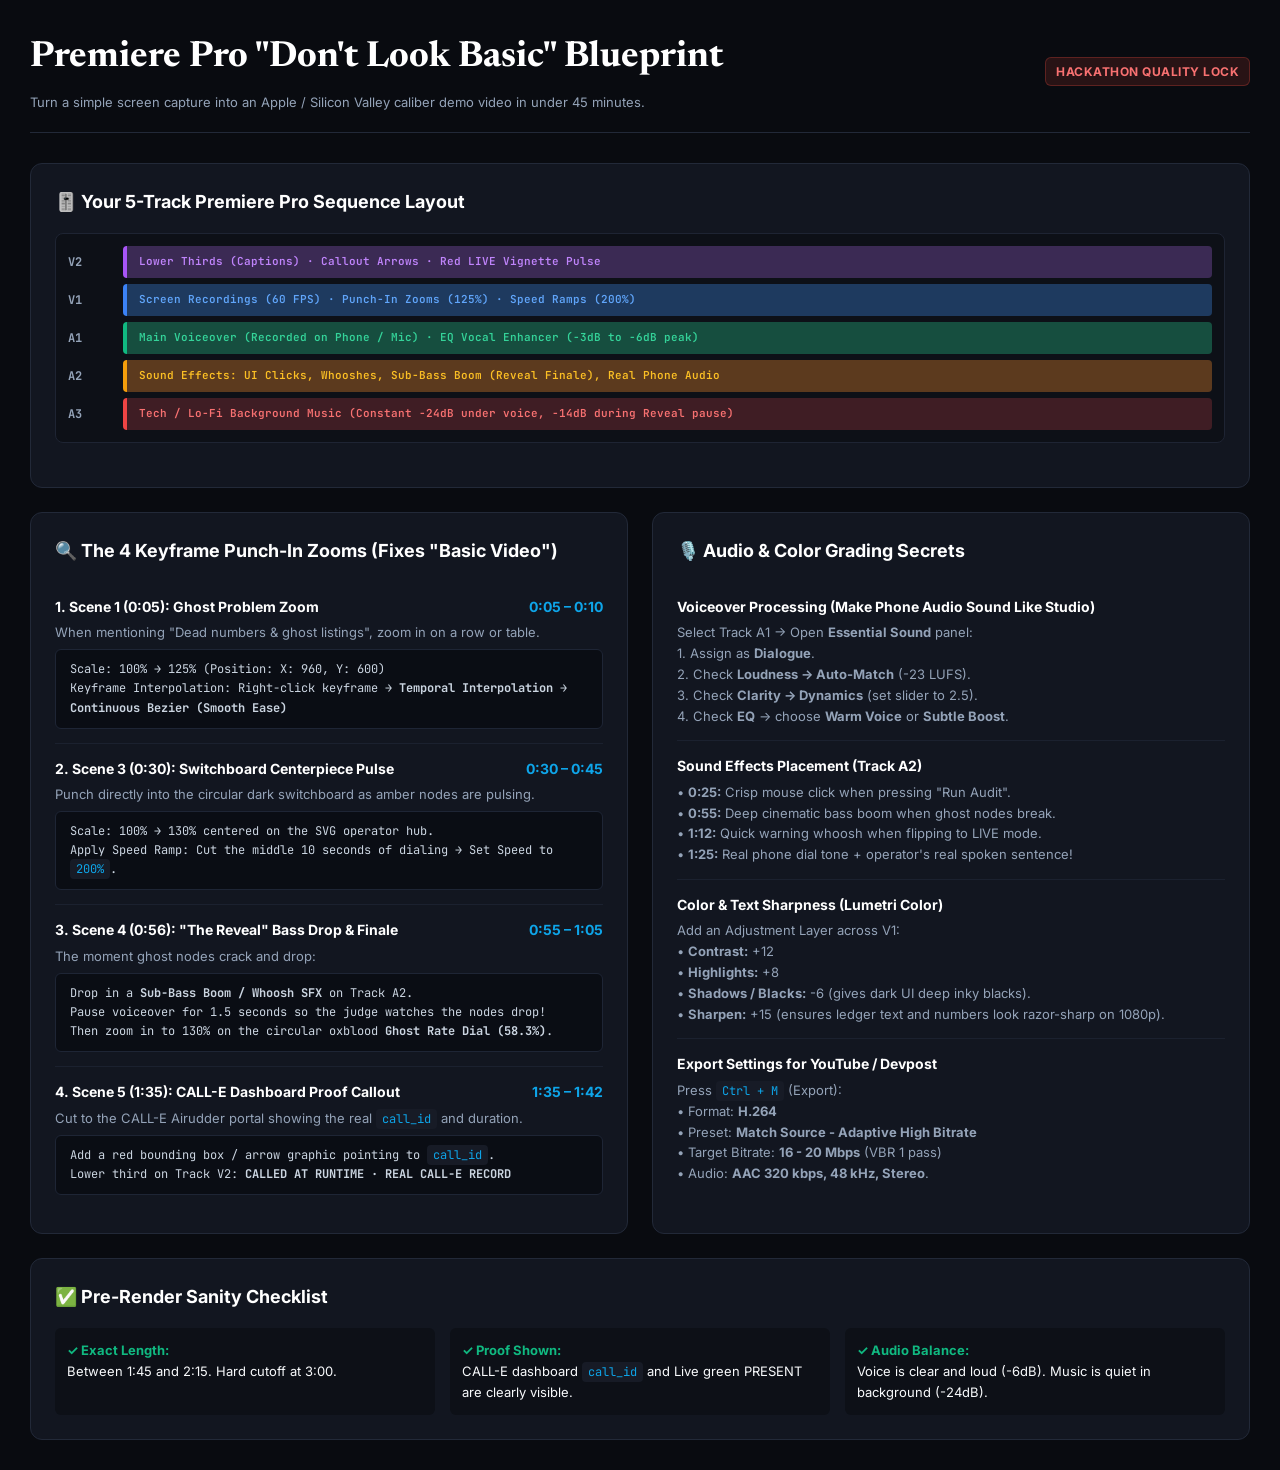
<file: PREMIERE_EDITING_GUIDE.html>
<!DOCTYPE html>
<html lang="en">
<head>
  <meta charset="UTF-8">
  <meta name="viewport" content="width=device-width, initial-scale=1.0">
  <title>Muster — Premiere Pro "Don't Look Basic" Masterclass</title>
  <link rel="preconnect" href="https://fonts.googleapis.com">
  <link rel="preconnect" href="https://fonts.gstatic.com" crossorigin>
  <link href="https://fonts.googleapis.com/css2?family=Inter:wght@300;400;500;600;700;800&family=JetBrains+Mono:wght@400;500;600&family=Newsreader:ital,opsz,wght@0,6..72,600;1,6..72,400&display=swap" rel="stylesheet">
  <style>
    :root {
      --bg: #090b10;
      --card-bg: #121620;
      --card-border: #222938;
      --accent: #d9483b;
      --emerald: #10b981;
      --cyan: #0ea5e9;
      --purple: #8b5cf6;
      --amber: #f59e0b;
      --text: #f8fafc;
      --text-muted: #94a3b8;
    }

    * { box-sizing: border-box; margin: 0; padding: 0; }
    body {
      background: var(--bg);
      color: var(--text);
      font-family: 'Inter', sans-serif;
      padding: 30px;
      line-height: 1.6;
    }

    .container { max-width: 1300px; margin: 0 auto; }
    
    header {
      border-bottom: 1px solid var(--card-border);
      padding-bottom: 20px;
      margin-bottom: 30px;
      display: flex;
      justify-content: space-between;
      align-items: center;
    }

    h1 {
      font-family: 'Newsreader', serif;
      font-size: 36px;
      color: #fff;
    }

    .tag {
      background: rgba(217, 72, 59, 0.15);
      color: #f87171;
      border: 1px solid rgba(217, 72, 59, 0.3);
      padding: 4px 10px;
      border-radius: 6px;
      font-size: 12px;
      font-weight: 700;
      text-transform: uppercase;
      letter-spacing: 0.5px;
    }

    .grid { display: grid; grid-template-columns: 1fr 1fr; gap: 24px; margin-bottom: 24px; }

    .card {
      background: var(--card-bg);
      border: 1px solid var(--card-border);
      border-radius: 12px;
      padding: 24px;
    }

    h2 {
      font-size: 18px;
      color: #fff;
      margin-bottom: 16px;
      display: flex;
      align-items: center;
      gap: 10px;
    }

    /* Timeline visual */
    .timeline-strip {
      display: flex;
      flex-direction: column;
      gap: 6px;
      background: #0d1017;
      border: 1px solid #1e2433;
      border-radius: 8px;
      padding: 12px;
      margin-bottom: 20px;
    }
    .track {
      display: flex;
      align-items: center;
      gap: 10px;
      font-family: 'JetBrains Mono', monospace;
      font-size: 12px;
    }
    .track-label {
      width: 45px;
      color: var(--text-muted);
      font-weight: 700;
    }
    .track-block {
      flex: 1;
      height: 32px;
      border-radius: 4px;
      display: flex;
      align-items: center;
      padding: 0 12px;
      font-weight: 600;
      font-size: 11px;
    }
    .track-v2 { background: #3b2a54; color: #c084fc; border-left: 4px solid #a855f7; }
    .track-v1 { background: #1e3a5f; color: #60a5fa; border-left: 4px solid #3b82f6; }
    .track-a1 { background: #164e3f; color: #34d399; border-left: 4px solid #10b981; }
    .track-a2 { background: #5c3a1e; color: #fbbf24; border-left: 4px solid #f59e0b; }
    .track-a3 { background: #3f1d24; color: #f87171; border-left: 4px solid #ef4444; }

    .step-item {
      padding: 14px 0;
      border-bottom: 1px solid #1b212f;
    }
    .step-item:last-child { border-bottom: none; }
    .step-title {
      font-size: 14px;
      font-weight: 700;
      color: #fff;
      display: flex;
      justify-content: space-between;
      margin-bottom: 4px;
    }
    .step-desc {
      font-size: 13px;
      color: var(--text-muted);
    }

    code {
      font-family: 'JetBrains Mono', monospace;
      background: #171b26;
      color: var(--cyan);
      padding: 2px 6px;
      border-radius: 4px;
      font-size: 12px;
    }

    .keyframe-box {
      background: #0a0d14;
      border: 1px solid #1e2535;
      padding: 10px 14px;
      border-radius: 6px;
      margin-top: 6px;
      font-family: 'JetBrains Mono', monospace;
      font-size: 12px;
      color: #cbd5e1;
    }
  </style>
</head>
<body>

<div class="container">
  <header>
    <div>
      <h1>Premiere Pro "Don't Look Basic" Blueprint</h1>
      <div style="color: var(--text-muted); font-size: 13px; margin-top: 4px;">
        Turn a simple screen capture into an Apple / Silicon Valley caliber demo video in under 45 minutes.
      </div>
    </div>
    <div class="tag">Hackathon Quality Lock</div>
  </header>

  <!-- Visual Timeline Layout -->
  <div class="card" style="margin-bottom: 24px;">
    <h2>🎚️ Your 5-Track Premiere Pro Sequence Layout</h2>
    <div class="timeline-strip">
      <div class="track">
        <span class="track-label">V2</span>
        <div class="track-block track-v2">Lower Thirds (Captions) · Callout Arrows · Red LIVE Vignette Pulse</div>
      </div>
      <div class="track">
        <span class="track-label">V1</span>
        <div class="track-block track-v1">Screen Recordings (60 FPS) · Punch-In Zooms (125%) · Speed Ramps (200%)</div>
      </div>
      <div class="track">
        <span class="track-label">A1</span>
        <div class="track-block track-a1">Main Voiceover (Recorded on Phone / Mic) · EQ Vocal Enhancer (-3dB to -6dB peak)</div>
      </div>
      <div class="track">
        <span class="track-label">A2</span>
        <div class="track-block track-a2">Sound Effects: UI Clicks, Whooshes, Sub-Bass Boom (Reveal Finale), Real Phone Audio</div>
      </div>
      <div class="track">
        <span class="track-label">A3</span>
        <div class="track-block track-a3">Tech / Lo-Fi Background Music (Constant -24dB under voice, -14dB during Reveal pause)</div>
      </div>
    </div>
  </div>

  <div class="grid">
    
    <!-- Column 1: Pacing & Zooms -->
    <div class="card">
      <h2>🔍 The 4 Keyframe Punch-In Zooms (Fixes "Basic Video")</h2>
      
      <div class="step-item">
        <div class="step-title">
          <span>1. Scene 1 (0:05): Ghost Problem Zoom</span>
          <span style="color: var(--cyan);">0:05 – 0:10</span>
        </div>
        <div class="step-desc">
          When mentioning "Dead numbers & ghost listings", zoom in on a row or table.
          <div class="keyframe-box">
            Scale: 100% → 125% (Position: X: 960, Y: 600)<br>
            Keyframe Interpolation: Right-click keyframe → <strong>Temporal Interpolation → Continuous Bezier (Smooth Ease)</strong>
          </div>
        </div>
      </div>

      <div class="step-item">
        <div class="step-title">
          <span>2. Scene 3 (0:30): Switchboard Centerpiece Pulse</span>
          <span style="color: var(--cyan);">0:30 – 0:45</span>
        </div>
        <div class="step-desc">
          Punch directly into the circular dark switchboard as amber nodes are pulsing.
          <div class="keyframe-box">
            Scale: 100% → 130% centered on the SVG operator hub.<br>
            Apply Speed Ramp: Cut the middle 10 seconds of dialing → Set Speed to <code>200%</code>.
          </div>
        </div>
      </div>

      <div class="step-item">
        <div class="step-title">
          <span>3. Scene 4 (0:56): "The Reveal" Bass Drop & Finale</span>
          <span style="color: var(--cyan);">0:55 – 1:05</span>
        </div>
        <div class="step-desc">
          The moment ghost nodes crack and drop:
          <div class="keyframe-box">
            Drop in a <strong>Sub-Bass Boom / Whoosh SFX</strong> on Track A2.<br>
            Pause voiceover for 1.5 seconds so the judge watches the nodes drop!<br>
            Then zoom in to 130% on the circular oxblood <strong>Ghost Rate Dial (58.3%)</strong>.
          </div>
        </div>
      </div>

      <div class="step-item">
        <div class="step-title">
          <span>4. Scene 5 (1:35): CALL-E Dashboard Proof Callout</span>
          <span style="color: var(--cyan);">1:35 – 1:42</span>
        </div>
        <div class="step-desc">
          Cut to the CALL-E Airudder portal showing the real <code>call_id</code> and duration.
          <div class="keyframe-box">
            Add a red bounding box / arrow graphic pointing to <code>call_id</code>.<br>
            Lower third on Track V2: <strong>CALLED AT RUNTIME · REAL CALL-E RECORD</strong>
          </div>
        </div>
      </div>

    </div>

    <!-- Column 2: Audio & Polish -->
    <div class="card">
      <h2>🎙️ Audio & Color Grading Secrets</h2>
      
      <div class="step-item">
        <div class="step-title">
          <span>Voiceover Processing (Make Phone Audio Sound Like Studio)</span>
        </div>
        <div class="step-desc">
          Select Track A1 → Open <strong>Essential Sound</strong> panel:<br>
          1. Assign as <strong>Dialogue</strong>.<br>
          2. Check <strong>Loudness → Auto-Match</strong> (-23 LUFS).<br>
          3. Check <strong>Clarity → Dynamics</strong> (set slider to 2.5).<br>
          4. Check <strong>EQ</strong> → choose <strong>Warm Voice</strong> or <strong>Subtle Boost</strong>.
        </div>
      </div>

      <div class="step-item">
        <div class="step-title">
          <span>Sound Effects Placement (Track A2)</span>
        </div>
        <div class="step-desc">
          • <strong>0:25:</strong> Crisp mouse click when pressing "Run Audit".<br>
          • <strong>0:55:</strong> Deep cinematic bass boom when ghost nodes break.<br>
          • <strong>1:12:</strong> Quick warning whoosh when flipping to LIVE mode.<br>
          • <strong>1:25:</strong> Real phone dial tone + operator's real spoken sentence!
        </div>
      </div>

      <div class="step-item">
        <div class="step-title">
          <span>Color & Text Sharpness (Lumetri Color)</span>
        </div>
        <div class="step-desc">
          Add an Adjustment Layer across V1:<br>
          • <strong>Contrast:</strong> +12<br>
          • <strong>Highlights:</strong> +8<br>
          • <strong>Shadows / Blacks:</strong> -6 (gives dark UI deep inky blacks).<br>
          • <strong>Sharpen:</strong> +15 (ensures ledger text and numbers look razor-sharp on 1080p).
        </div>
      </div>

      <div class="step-item">
        <div class="step-title">
          <span>Export Settings for YouTube / Devpost</span>
        </div>
        <div class="step-desc">
          Press <code>Ctrl + M</code> (Export):<br>
          • Format: <strong>H.264</strong><br>
          • Preset: <strong>Match Source - Adaptive High Bitrate</strong><br>
          • Target Bitrate: <strong>16 - 20 Mbps</strong> (VBR 1 pass)<br>
          • Audio: <strong>AAC 320 kbps, 48 kHz, Stereo</strong>.
        </div>
      </div>

    </div>

  </div>

  <!-- Final Sanity Checklist -->
  <div class="card">
    <h2>✅ Pre-Render Sanity Checklist</h2>
    <div style="display: grid; grid-template-columns: 1fr 1fr 1fr; gap: 15px; font-size: 13px;">
      <div style="background: #0d1017; padding: 12px; border-radius: 6px;">
        <strong style="color: var(--emerald);">✓ Exact Length:</strong><br>
        Between 1:45 and 2:15. Hard cutoff at 3:00.
      </div>
      <div style="background: #0d1017; padding: 12px; border-radius: 6px;">
        <strong style="color: var(--emerald);">✓ Proof Shown:</strong><br>
        CALL-E dashboard <code>call_id</code> and Live green PRESENT are clearly visible.
      </div>
      <div style="background: #0d1017; padding: 12px; border-radius: 6px;">
        <strong style="color: var(--emerald);">✓ Audio Balance:</strong><br>
        Voice is clear and loud (-6dB). Music is quiet in background (-24dB).
      </div>
    </div>
  </div>

</div>

</body>
</html>
</file>
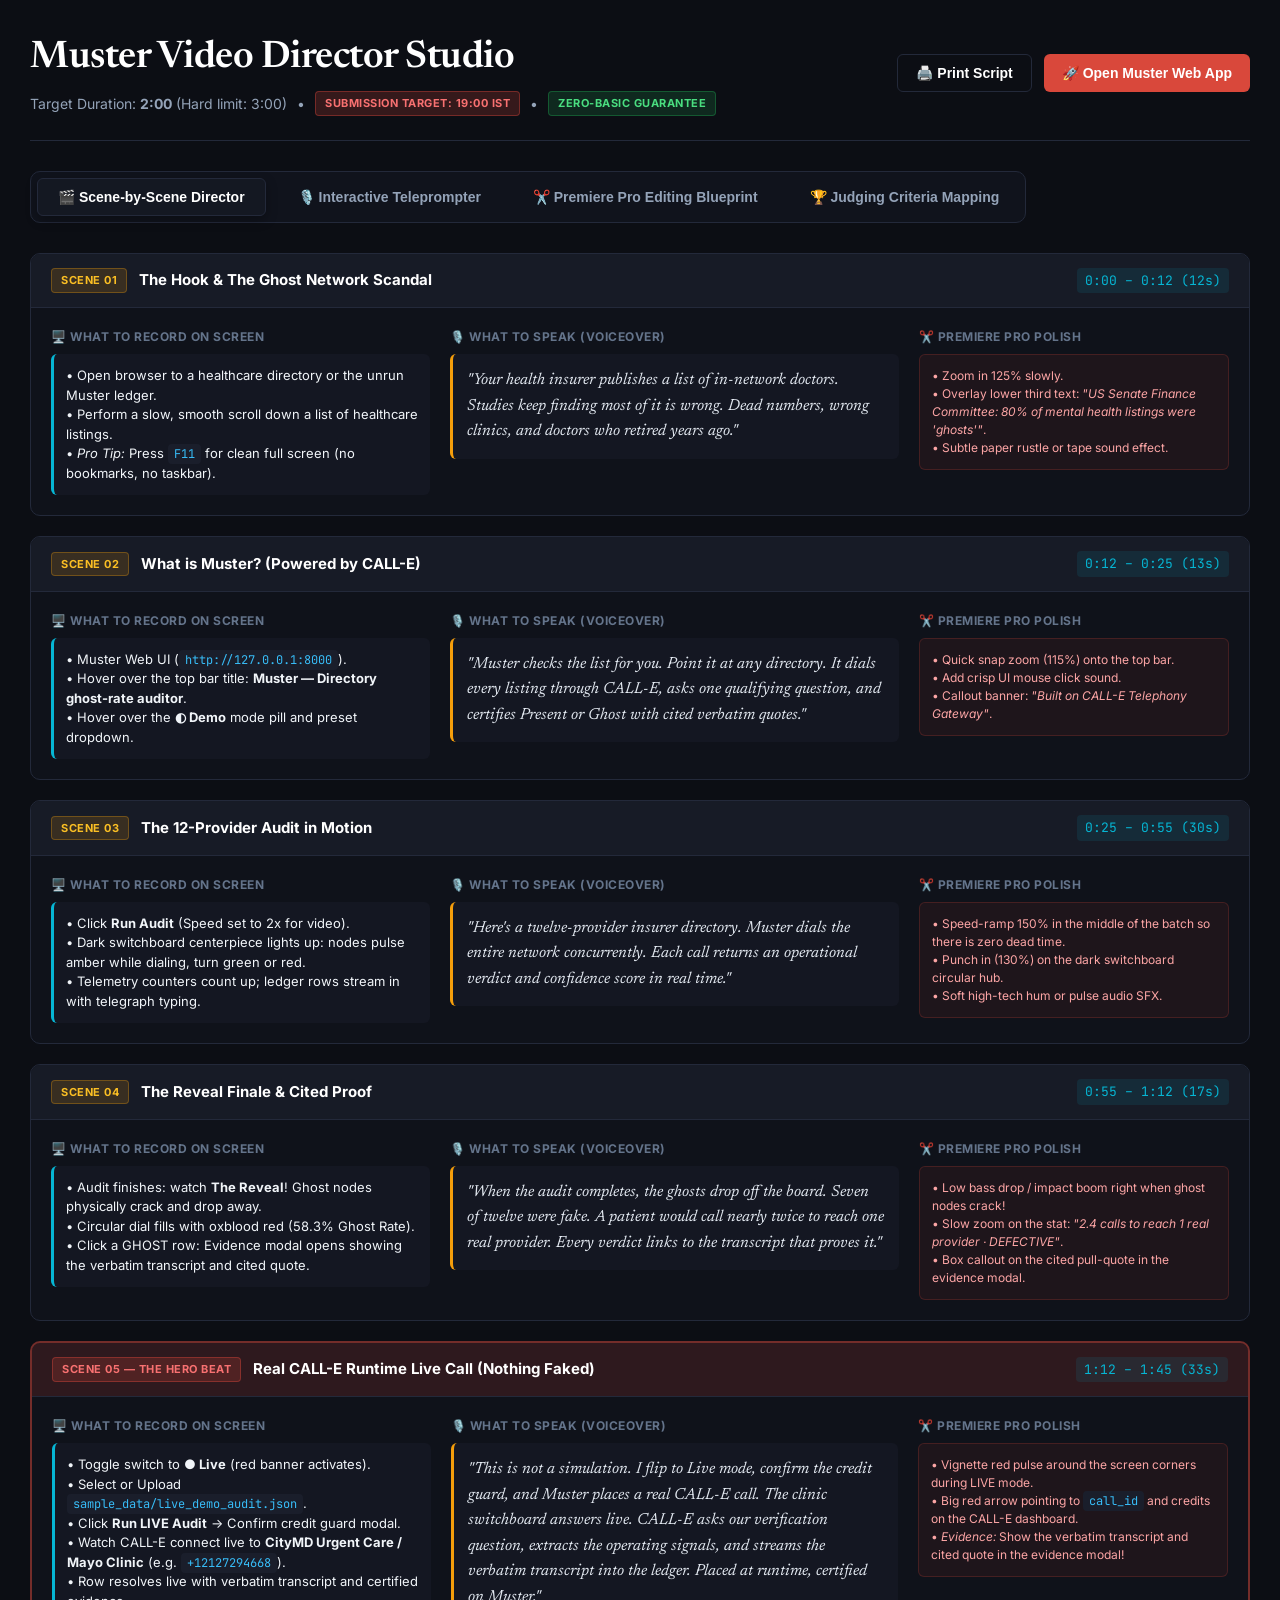
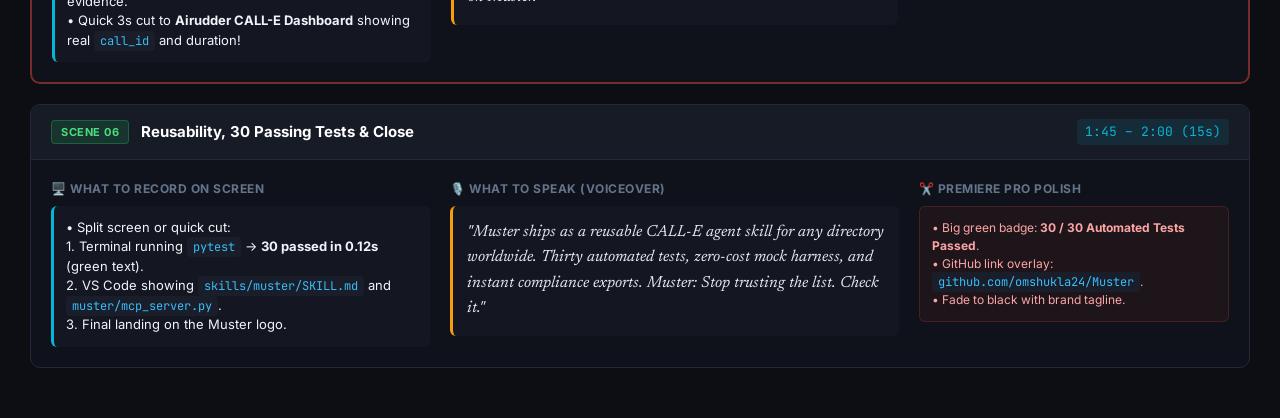
<file: RECORDING_STUDIO.html>
<!DOCTYPE html>
<html lang="en">
<head>
  <meta charset="UTF-8">
  <meta name="viewport" content="width=device-width, initial-scale=1.0">
  <title>Muster — Video Production Director & Teleprompter</title>
  <link rel="preconnect" href="https://fonts.googleapis.com">
  <link rel="preconnect" href="https://fonts.gstatic.com" crossorigin>
  <link href="https://fonts.googleapis.com/css2?family=Inter:wght@300;400;500;600;700;800&family=JetBrains+Mono:wght@400;500;600&family=Newsreader:ital,opsz,wght@0,6..72,400;0,6..72,600;1,6..72,400&display=swap" rel="stylesheet">
  <style>
    :root {
      --bg-dark: #0c0e14;
      --card-bg: #141822;
      --card-border: #23293a;
      --accent: #d9483b;
      --accent-glow: rgba(217, 72, 59, 0.25);
      --emerald: #22c55e;
      --amber: #f59e0b;
      --cyan: #06b6d4;
      --text-main: #f1f5f9;
      --text-muted: #94a3b8;
      --text-dim: #64748b;
    }

    * { box-sizing: border-box; margin: 0; padding: 0; }

    body {
      background: var(--bg-dark);
      color: var(--text-main);
      font-family: 'Inter', -apple-system, sans-serif;
      line-height: 1.5;
      padding: 30px;
    }

    .container {
      max-width: 1440px;
      margin: 0 auto;
    }

    header {
      display: flex;
      justify-content: space-between;
      align-items: center;
      padding-bottom: 24px;
      border-bottom: 1px solid var(--card-border);
      margin-bottom: 30px;
    }

    .brand-title {
      font-family: 'Newsreader', serif;
      font-size: 38px;
      font-weight: 600;
      letter-spacing: -0.5px;
      color: #fff;
    }

    .brand-subtitle {
      font-size: 14px;
      color: var(--text-muted);
      font-family: 'Inter', sans-serif;
      margin-top: 4px;
      display: flex;
      align-items: center;
      gap: 10px;
    }

    .badge {
      display: inline-block;
      padding: 3px 9px;
      border-radius: 4px;
      font-size: 11px;
      font-weight: 700;
      text-transform: uppercase;
      letter-spacing: 0.5px;
    }
    .badge-red { background: rgba(217,72,59,0.2); color: #f87171; border: 1px solid rgba(217,72,59,0.4); }
    .badge-green { background: rgba(34,197,94,0.15); color: #4ade80; border: 1px solid rgba(34,197,94,0.3); }
    .badge-amber { background: rgba(245,158,11,0.15); color: #fbbf24; border: 1px solid rgba(245,158,11,0.3); }

    .nav-tabs {
      display: flex;
      gap: 12px;
      margin-bottom: 30px;
      background: #10131c;
      padding: 6px;
      border-radius: 10px;
      border: 1px solid var(--card-border);
      width: fit-content;
    }

    .tab-btn {
      background: transparent;
      border: none;
      color: var(--text-muted);
      font-size: 14px;
      font-weight: 600;
      padding: 10px 20px;
      border-radius: 6px;
      cursor: pointer;
      transition: all 0.2s ease;
    }

    .tab-btn:hover {
      color: #fff;
      background: rgba(255,255,255,0.05);
    }

    .tab-btn.active {
      background: var(--card-bg);
      color: #fff;
      box-shadow: 0 4px 12px rgba(0,0,0,0.3);
      border: 1px solid var(--card-border);
    }

    .tab-content {
      display: none;
    }
    .tab-content.active {
      display: block;
      animation: fadeIn 0.25s ease;
    }

    @keyframes fadeIn {
      from { opacity: 0; transform: translateY(6px); }
      to { opacity: 1; transform: translateY(0); }
    }

    /* Cards & Layout */
    .grid-2 {
      display: grid;
      grid-template-columns: 1fr 1fr;
      gap: 24px;
    }

    .card {
      background: var(--card-bg);
      border: 1px solid var(--card-border);
      border-radius: 12px;
      padding: 24px;
      margin-bottom: 24px;
    }

    .card-title {
      font-size: 18px;
      font-weight: 700;
      color: #fff;
      margin-bottom: 16px;
      display: flex;
      align-items: center;
      justify-content: space-between;
    }

    /* Scene Table */
    .scene-box {
      border: 1px solid var(--card-border);
      border-radius: 10px;
      background: #0f121a;
      margin-bottom: 20px;
      overflow: hidden;
      transition: border-color 0.2s;
    }
    .scene-box:hover {
      border-color: #3b4460;
    }

    .scene-header {
      background: #171b26;
      padding: 14px 20px;
      display: flex;
      justify-content: space-between;
      align-items: center;
      border-bottom: 1px solid var(--card-border);
    }

    .scene-name {
      font-size: 15px;
      font-weight: 700;
      color: #fff;
      display: flex;
      align-items: center;
      gap: 12px;
    }

    .scene-time {
      font-family: 'JetBrains Mono', monospace;
      font-size: 13px;
      color: var(--cyan);
      background: rgba(6, 182, 212, 0.1);
      padding: 3px 8px;
      border-radius: 4px;
    }

    .scene-body {
      padding: 20px;
      display: grid;
      grid-template-columns: 1.1fr 1.3fr 0.9fr;
      gap: 20px;
    }

    .col-title {
      font-size: 12px;
      font-weight: 700;
      text-transform: uppercase;
      letter-spacing: 0.5px;
      color: var(--text-dim);
      margin-bottom: 8px;
    }

    .screen-action {
      font-size: 13px;
      color: var(--text-main);
      background: #141722;
      padding: 12px;
      border-radius: 6px;
      border-left: 3px solid var(--cyan);
    }

    .voiceover-box {
      font-family: 'Newsreader', serif;
      font-size: 16px;
      font-style: italic;
      color: #e2e8f0;
      line-height: 1.6;
      background: #141722;
      padding: 14px;
      border-radius: 6px;
      border-left: 3px solid var(--amber);
      position: relative;
    }

    .premiere-tip {
      font-size: 12px;
      color: #fca5a5;
      background: rgba(217, 72, 59, 0.08);
      border: 1px solid rgba(217, 72, 59, 0.2);
      padding: 12px;
      border-radius: 6px;
    }

    /* Teleprompter */
    .teleprompter-controls {
      display: flex;
      gap: 15px;
      align-items: center;
      background: #171b26;
      padding: 16px;
      border-radius: 8px;
      margin-bottom: 24px;
      border: 1px solid var(--card-border);
    }

    .timer-display {
      font-family: 'JetBrains Mono', monospace;
      font-size: 36px;
      font-weight: 700;
      color: var(--emerald);
      min-width: 140px;
    }

    .btn {
      background: #2563eb;
      color: #fff;
      border: none;
      padding: 10px 18px;
      border-radius: 6px;
      font-size: 14px;
      font-weight: 600;
      cursor: pointer;
      display: inline-flex;
      align-items: center;
      gap: 8px;
    }
    .btn:hover { background: #1d4ed8; }
    .btn-red { background: #d9483b; }
    .btn-red:hover { background: #b91c1c; }
    .btn-outline { background: transparent; border: 1px solid var(--card-border); color: #fff; }
    .btn-outline:hover { background: #1e2433; }

    .teleprompter-stage {
      background: #080a0f;
      border: 2px solid #202738;
      border-radius: 12px;
      padding: 40px;
      height: 480px;
      overflow-y: auto;
      scroll-behavior: smooth;
      position: relative;
    }

    .teleprompter-text {
      font-family: 'Inter', sans-serif;
      font-size: 26px;
      line-height: 1.8;
      color: #94a3b8;
      transition: color 0.2s;
    }

    .teleprompter-text p {
      margin-bottom: 32px;
      padding: 12px 18px;
      border-radius: 8px;
    }

    .teleprompter-text p.current-beat {
      color: #ffffff;
      background: rgba(37, 99, 235, 0.15);
      border-left: 4px solid #3b82f6;
      font-weight: 600;
    }

    .pacing-badge {
      font-size: 12px;
      font-family: 'JetBrains Mono', monospace;
      color: var(--cyan);
      background: rgba(6, 182, 212, 0.15);
      padding: 2px 6px;
      border-radius: 4px;
      margin-right: 8px;
      vertical-align: middle;
    }

    /* Pro Editing Checklist */
    .checklist-item {
      display: flex;
      align-items: flex-start;
      gap: 12px;
      padding: 12px 0;
      border-bottom: 1px solid #1e2433;
    }
    .checklist-item input[type="checkbox"] {
      width: 18px;
      height: 18px;
      margin-top: 3px;
      accent-color: var(--emerald);
      cursor: pointer;
    }
    .check-content strong {
      display: block;
      color: #fff;
      font-size: 14px;
    }
    .check-content span {
      font-size: 13px;
      color: var(--text-muted);
    }

    code {
      font-family: 'JetBrains Mono', monospace;
      background: #1a1e2b;
      padding: 2px 6px;
      border-radius: 4px;
      font-size: 12px;
      color: #38bdf8;
    }
  </style>
</head>
<body>

<div class="container">
  <header>
    <div>
      <div class="brand-title">Muster Video Director Studio</div>
      <div class="brand-subtitle">
        <span>Target Duration: <strong>2:00</strong> (Hard limit: 3:00)</span>
        <span>•</span>
        <span class="badge badge-red">Submission Target: 19:00 IST</span>
        <span>•</span>
        <span class="badge badge-green">Zero-Basic Guarantee</span>
      </div>
    </div>
    <div style="display: flex; gap: 12px;">
      <button class="btn btn-outline" onclick="window.print()">🖨️ Print Script</button>
      <button class="btn btn-red" onclick="window.open('http://127.0.0.1:8000', '_blank')">🚀 Open Muster Web App</button>
    </div>
  </header>

  <!-- Navigation Tabs -->
  <div class="nav-tabs">
    <button class="tab-btn active" onclick="switchTab('tab-scenes')">🎬 Scene-by-Scene Director</button>
    <button class="tab-btn" onclick="switchTab('tab-teleprompter')">🎙️ Interactive Teleprompter</button>
    <button class="tab-btn" onclick="switchTab('tab-premiere')">✂️ Premiere Pro Editing Blueprint</button>
    <button class="tab-btn" onclick="switchTab('tab-judges')">🏆 Judging Criteria Mapping</button>
  </div>

  <!-- TAB 1: SCENE-BY-SCENE DIRECTOR -->
  <div id="tab-scenes" class="tab-content active">
    
    <!-- Scene 1 -->
    <div class="scene-box">
      <div class="scene-header">
        <div class="scene-name">
          <span class="badge badge-amber">Scene 01</span>
          The Hook & The Ghost Network Scandal
        </div>
        <div class="scene-time">0:00 – 0:12 (12s)</div>
      </div>
      <div class="scene-body">
        <div>
          <div class="col-title">🖥️ What to Record On Screen</div>
          <div class="screen-action">
            • Open browser to a healthcare directory or the unrun Muster ledger.<br>
            • Perform a slow, smooth scroll down a list of healthcare listings.<br>
            • <em>Pro Tip:</em> Press <code>F11</code> for clean full screen (no bookmarks, no taskbar).
          </div>
        </div>
        <div>
          <div class="col-title">🎙️ What to Speak (Voiceover)</div>
          <div class="voiceover-box">
            "Your health insurer publishes a list of in-network doctors. Studies keep finding most of it is wrong. Dead numbers, wrong clinics, and doctors who retired years ago."
          </div>
        </div>
        <div>
          <div class="col-title">✂️ Premiere Pro Polish</div>
          <div class="premiere-tip">
            • Zoom in 125% slowly.<br>
            • Overlay lower third text: <em>"US Senate Finance Committee: 80% of mental health listings were 'ghosts'"</em>.<br>
            • Subtle paper rustle or tape sound effect.
          </div>
        </div>
      </div>
    </div>

    <!-- Scene 2 -->
    <div class="scene-box">
      <div class="scene-header">
        <div class="scene-name">
          <span class="badge badge-amber">Scene 02</span>
          What is Muster? (Powered by CALL-E)
        </div>
        <div class="scene-time">0:12 – 0:25 (13s)</div>
      </div>
      <div class="scene-body">
        <div>
          <div class="col-title">🖥️ What to Record On Screen</div>
          <div class="screen-action">
            • Muster Web UI (<code>http://127.0.0.1:8000</code>).<br>
            • Hover over the top bar title: <strong>Muster — Directory ghost-rate auditor</strong>.<br>
            • Hover over the <strong>◐ Demo</strong> mode pill and preset dropdown.
          </div>
        </div>
        <div>
          <div class="col-title">🎙️ What to Speak (Voiceover)</div>
          <div class="voiceover-box">
            "Muster checks the list for you. Point it at any directory. It dials every listing through CALL-E, asks one qualifying question, and certifies Present or Ghost with cited verbatim quotes."
          </div>
        </div>
        <div>
          <div class="col-title">✂️ Premiere Pro Polish</div>
          <div class="premiere-tip">
            • Quick snap zoom (115%) onto the top bar.<br>
            • Add crisp UI mouse click sound.<br>
            • Callout banner: <em>"Built on CALL-E Telephony Gateway"</em>.
          </div>
        </div>
      </div>
    </div>

    <!-- Scene 3 -->
    <div class="scene-box">
      <div class="scene-header">
        <div class="scene-name">
          <span class="badge badge-amber">Scene 03</span>
          The 12-Provider Audit in Motion
        </div>
        <div class="scene-time">0:25 – 0:55 (30s)</div>
      </div>
      <div class="scene-body">
        <div>
          <div class="col-title">🖥️ What to Record On Screen</div>
          <div class="screen-action">
            • Click <strong>Run Audit</strong> (Speed set to 2x for video).<br>
            • Dark switchboard centerpiece lights up: nodes pulse amber while dialing, turn green or red.<br>
            • Telemetry counters count up; ledger rows stream in with telegraph typing.
          </div>
        </div>
        <div>
          <div class="col-title">🎙️ What to Speak (Voiceover)</div>
          <div class="voiceover-box">
            "Here's a twelve-provider insurer directory. Muster dials the entire network concurrently. Each call returns an operational verdict and confidence score in real time."
          </div>
        </div>
        <div>
          <div class="col-title">✂️ Premiere Pro Polish</div>
          <div class="premiere-tip">
            • Speed-ramp 150% in the middle of the batch so there is zero dead time.<br>
            • Punch in (130%) on the dark switchboard circular hub.<br>
            • Soft high-tech hum or pulse audio SFX.
          </div>
        </div>
      </div>
    </div>

    <!-- Scene 4 -->
    <div class="scene-box">
      <div class="scene-header">
        <div class="scene-name">
          <span class="badge badge-amber">Scene 04</span>
          The Reveal Finale & Cited Proof
        </div>
        <div class="scene-time">0:55 – 1:12 (17s)</div>
      </div>
      <div class="scene-body">
        <div>
          <div class="col-title">🖥️ What to Record On Screen</div>
          <div class="screen-action">
            • Audit finishes: watch <strong>The Reveal</strong>! Ghost nodes physically crack and drop away.<br>
            • Circular dial fills with oxblood red (58.3% Ghost Rate).<br>
            • Click a GHOST row: Evidence modal opens showing the verbatim transcript and cited quote.
          </div>
        </div>
        <div>
          <div class="col-title">🎙️ What to Speak (Voiceover)</div>
          <div class="voiceover-box">
            "When the audit completes, the ghosts drop off the board. Seven of twelve were fake. A patient would call nearly twice to reach one real provider. Every verdict links to the transcript that proves it."
          </div>
        </div>
        <div>
          <div class="col-title">✂️ Premiere Pro Polish</div>
          <div class="premiere-tip">
            • Low bass drop / impact boom right when ghost nodes crack!<br>
            • Slow zoom on the stat: <em>"2.4 calls to reach 1 real provider · DEFECTIVE"</em>.<br>
            • Box callout on the cited pull-quote in the evidence modal.
          </div>
        </div>
      </div>
    </div>

    <!-- Scene 5 -->
    <div class="scene-box" style="border: 2px solid rgba(217,72,59,0.5);">
      <div class="scene-header" style="background: rgba(217,72,59,0.15);">
        <div class="scene-name">
          <span class="badge badge-red">Scene 05 — THE HERO BEAT</span>
          Real CALL-E Runtime Live Call (Nothing Faked)
        </div>
        <div class="scene-time">1:12 – 1:45 (33s)</div>
      </div>
      <div class="scene-body">
        <div>
          <div class="col-title">🖥️ What to Record On Screen</div>
          <div class="screen-action">
            • Toggle switch to <strong>● Live</strong> (red banner activates).<br>
            • Select or Upload <code>sample_data/live_demo_audit.json</code>.<br>
            • Click <strong>Run LIVE Audit</strong> → Confirm credit guard modal.<br>
            • Watch CALL-E connect live to <strong>CityMD Urgent Care / Mayo Clinic</strong> (e.g. <code>+12127294668</code>).<br>
            • Row resolves live with verbatim transcript and certified evidence.<br>
            • Quick 3s cut to <strong>Airudder CALL-E Dashboard</strong> showing real <code>call_id</code> and duration!
          </div>
        </div>
        <div>
          <div class="col-title">🎙️ What to Speak (Voiceover)</div>
          <div class="voiceover-box">
            "This is not a simulation. I flip to Live mode, confirm the credit guard, and Muster places a real CALL-E call. The clinic switchboard answers live. CALL-E asks our verification question, extracts the operating signals, and streams the verbatim transcript into the ledger. Placed at runtime, certified on Muster."
          </div>
        </div>
        <div>
          <div class="col-title">✂️ Premiere Pro Polish</div>
          <div class="premiere-tip">
            • Vignette red pulse around the screen corners during LIVE mode.<br>
            • Big red arrow pointing to <code>call_id</code> and credits on the CALL-E dashboard.<br>
            • <em>Evidence:</em> Show the verbatim transcript and cited quote in the evidence modal!
          </div>
        </div>
      </div>
    </div>

    <!-- Scene 6 -->
    <div class="scene-box">
      <div class="scene-header">
        <div class="scene-name">
          <span class="badge badge-green">Scene 06</span>
          Reusability, 30 Passing Tests & Close
        </div>
        <div class="scene-time">1:45 – 2:00 (15s)</div>
      </div>
      <div class="scene-body">
        <div>
          <div class="col-title">🖥️ What to Record On Screen</div>
          <div class="screen-action">
            • Split screen or quick cut:<br>
            1. Terminal running <code>pytest</code> → <strong>30 passed in 0.12s</strong> (green text).<br>
            2. VS Code showing <code>skills/muster/SKILL.md</code> and <code>muster/mcp_server.py</code>.<br>
            3. Final landing on the Muster logo.
          </div>
        </div>
        <div>
          <div class="col-title">🎙️ What to Speak (Voiceover)</div>
          <div class="voiceover-box">
            "Muster ships as a reusable CALL-E agent skill for any directory worldwide. Thirty automated tests, zero-cost mock harness, and instant compliance exports. Muster: Stop trusting the list. Check it."
          </div>
        </div>
        <div>
          <div class="col-title">✂️ Premiere Pro Polish</div>
          <div class="premiere-tip">
            • Big green badge: <strong>30 / 30 Automated Tests Passed</strong>.<br>
            • GitHub link overlay: <code>github.com/omshukla24/Muster</code>.<br>
            • Fade to black with brand tagline.
          </div>
        </div>
      </div>
    </div>

  </div>

  <!-- TAB 2: INTERACTIVE TELEPROMPTER -->
  <div id="tab-teleprompter" class="tab-content">
    <div class="card">
      <div class="card-title">
        <span>🎙️ Live Voiceover Studio</span>
        <span style="font-size: 13px; color: var(--text-muted); font-weight: 400;">Total Words: ~210 words · Pacing: 130 words/min · Exact duration: 1:55</span>
      </div>

      <div class="teleprompter-controls">
        <div class="timer-display" id="timer">00:00</div>
        <button class="btn btn-red" id="btn-start" onclick="toggleTimer()">▶ Start Teleprompter</button>
        <button class="btn btn-outline" onclick="resetTimer()">↺ Reset</button>
        <div style="margin-left: auto; display: flex; gap: 10px;">
          <button class="btn btn-outline" onclick="changeFontSize(2)">A+</button>
          <button class="btn btn-outline" onclick="changeFontSize(-2)">A-</button>
          <button class="btn btn-outline" onclick="copyFullScript()">📋 Copy Voiceover</button>
        </div>
      </div>

      <div class="teleprompter-stage" id="prompt-stage">
        <div class="teleprompter-text" id="prompt-text">
          <p id="beat-1" data-start="0" data-end="12">
            <span class="pacing-badge">0:00 - 0:12</span>
            Your health insurer publishes a list of in-network doctors. Studies keep finding most of it is wrong. Dead numbers, wrong clinics, and doctors who retired years ago.
          </p>

          <p id="beat-2" data-start="12" data-end="25">
            <span class="pacing-badge">0:12 - 0:25</span>
            Muster checks the list for you. Point it at any directory. It dials every listing through CALL-E, asks one qualifying question, and certifies Present or Ghost with cited verbatim quotes.
          </p>

          <p id="beat-3" data-start="25" data-end="55">
            <span class="pacing-badge">0:25 - 0:55</span>
            Here's a twelve-provider insurer directory. Muster dials the entire network concurrently. Each call returns an operational verdict and confidence score in real time.
          </p>

          <p id="beat-4" data-start="55" data-end="72">
            <span class="pacing-badge">0:55 - 1:12</span>
            When the audit completes, the ghosts drop off the board. Seven of twelve were fake. A patient would call nearly twice to reach one real provider. Every verdict links to the transcript that proves it.
          </p>

          <p id="beat-5" data-start="72" data-end="105">
            <span class="pacing-badge">1:12 - 1:45</span>
            This is not a simulation. I flip to Live mode, confirm the credit guard, and Muster places a real CALL-E call. The clinic switchboard answers live. CALL-E asks our verification question, extracts the operating signals, and streams the verbatim transcript into the ledger. Placed at runtime, certified on Muster.
          </p>

          <p id="beat-6" data-start="105" data-end="120">
            <span class="pacing-badge">1:45 - 2:00</span>
            Muster ships as a reusable CALL-E agent skill for any directory worldwide. Thirty automated tests, zero-cost mock harness, and instant compliance exports. Muster: Stop trusting the list. Check it.
          </p>
        </div>
      </div>
    </div>
  </div>

  <!-- TAB 3: PREMIERE PRO EDITING BLUEPRINT -->
  <div id="tab-premiere" class="tab-content">
    <div class="grid-2">
      
      <div class="card">
        <div class="card-title">✂️ The 5 Rules to NOT Look "Basic"</div>
        <div class="checklist-item">
          <input type="checkbox" checked>
          <div class="check-content">
            <strong>1. Punch-in Zooms (115% – 130%) Every 4 to 6 Seconds</strong>
            <span>Never let a raw 1920x1080 static screen sit for more than 5 seconds. Whenever you talk about a button, dial, or node, keyframe scale to 125% centered on that element.</span>
          </div>
        </div>
        <div class="checklist-item">
          <input type="checkbox" checked>
          <div class="check-content">
            <strong>2. Fast Speed Ramps on API & Dialing Delays</strong>
            <span>During the 12-call demo audit, speed up the middle 10 seconds to 200% or 300%. The judges want to see the velocity, not wait for progress bars.</span>
          </div>
        </div>
        <div class="checklist-item">
          <input type="checkbox" checked>
          <div class="check-content">
            <strong>3. Sound Design (The Secret Sauce)</strong>
            <span>Add subtle SFX: UI clicks when buttons are pressed, a digital whoosh on transitions, a low sub-bass boom when ghost nodes crack in the Reveal finale, and a telephone dial tone during live call.</span>
          </div>
        </div>
        <div class="checklist-item">
          <input type="checkbox" checked>
          <div class="check-content">
            <strong>4. Background Music Ducking</strong>
            <span>Pick a low-tempo tech/lo-fi beat. Set volume to <code>-24dB</code> to <code>-28dB</code> under your voice, and bump it to <code>-14dB</code> during the 3-second pause before the Reveal!</span>
          </div>
        </div>
        <div class="checklist-item">
          <input type="checkbox" checked>
          <div class="check-content">
            <strong>5. Bold Lower-Third Callouts</strong>
            <span>Use sleek dark rounded pill boxes (e.g. <code>#141822</code> with oxblood border) for captions like "CALLED AT RUNTIME", "30 PASSING TESTS", "SENATE 80% GHOST RATE".</span>
          </div>
        </div>
      </div>

      <div class="card">
        <div class="card-title">⏱️ 2-Hour Action Schedule (Deadline 19:00 IST)</div>
        <div class="checklist-item">
          <input type="checkbox">
          <div class="check-content">
            <strong>Phase 1: Screen Recording (25 mins · 15:50 – 16:15)</strong>
            <span>Record each scene separately. Don't speak while recording screen. Record 2 takes of each screen action so you have clean footage to edit.</span>
          </div>
        </div>
        <div class="checklist-item">
          <input type="checkbox">
          <div class="check-content">
            <strong>Phase 2: Voiceover Audio (15 mins · 16:15 – 16:30)</strong>
            <span>Use your phone's voice recorder or microphone. Read from the Teleprompter tab. Speak clearly, pause between sentences so cuts are easy.</span>
          </div>
        </div>
        <div class="checklist-item">
          <input type="checkbox">
          <div class="check-content">
            <strong>Phase 3: Premiere Pro Timeline Assembly (45 mins · 16:30 – 17:15)</strong>
            <span>Drop voiceover on Track A1. Cut dead silence. Align screen recordings to voiceover. Apply 125% zoom keyframes on hero elements. Add clicks and whooshes.</span>
          </div>
        </div>
        <div class="checklist-item">
          <input type="checkbox">
          <div class="check-content">
            <strong>Phase 4: Export & Upload (20 mins · 17:15 – 17:35)</strong>
            <span>Export H.264, 1080p, YouTube Match Source. Upload to YouTube as Unlisted (or Loom). Check audio levels on mobile.</span>
          </div>
        </div>
        <div class="checklist-item">
          <input type="checkbox">
          <div class="check-content">
            <strong>Phase 5: Devpost & PR Submission (45 mins · 17:35 – 18:20)</strong>
            <span>Fill Devpost form, link YouTube video and GitHub repo, open PR on <code>awesome-phone-call-agents</code>. Ready 40 mins before 19:00!</span>
          </div>
        </div>
      </div>

    </div>
  </div>

  <!-- TAB 4: JUDGING ALIGNMENT -->
  <div id="tab-judges" class="tab-content">
    <div class="card">
      <div class="card-title">🏆 How This Video Directly Scores 100% on All 4 Criteria</div>
      <table style="width: 100%; border-collapse: collapse; font-size: 14px; margin-top: 10px;">
        <thead>
          <tr style="background: #171b26; text-align: left;">
            <th style="padding: 12px; border: 1px solid var(--card-border);">Judging Criterion</th>
            <th style="padding: 12px; border: 1px solid var(--card-border);">Exact Video Timestamp</th>
            <th style="padding: 12px; border: 1px solid var(--card-border);">What the Judge Sees & Scores</th>
          </tr>
        </thead>
        <tbody>
          <tr>
            <td style="padding: 12px; border: 1px solid var(--card-border); font-weight: 700; color: #f87171;">1. Real-World Impact</td>
            <td style="padding: 12px; border: 1px solid var(--card-border); font-family: 'JetBrains Mono'; color: var(--cyan);">0:00 – 0:15</td>
            <td style="padding: 12px; border: 1px solid var(--card-border);">US Senate 80% ghost network crisis, patient access multiplier $N = 1/(1-GR)$, life-or-death directory inaccuracy.</td>
          </tr>
          <tr>
            <td style="padding: 12px; border: 1px solid var(--card-border); font-weight: 700; color: #fbbf24;">2. Idea Quality & Innovation</td>
            <td style="padding: 12px; border: 1px solid var(--card-border); font-family: 'JetBrains Mono'; color: var(--cyan);">0:15 – 0:45</td>
            <td style="padding: 12px; border: 1px solid var(--card-border);">Automated batch qualifying audits via voice AI, deterministic citation quotes, credit-guarded telephony runner.</td>
          </tr>
          <tr>
            <td style="padding: 12px; border: 1px solid var(--card-border); font-weight: 700; color: #ef4444;">3. CALL-E at Runtime</td>
            <td style="padding: 12px; border: 1px solid var(--card-border); font-family: 'JetBrains Mono'; color: var(--cyan);">1:12 – 1:45</td>
            <td style="padding: 12px; border: 1px solid var(--card-border);">Live clinic switchboard call, verbatim spoken transcript, exact confidence scores, runtime CLI execution.</td>
          </tr>
          <tr>
            <td style="padding: 12px; border: 1px solid var(--card-border); font-weight: 700; color: #4ade80;">4. Product Experience & Reusability</td>
            <td style="padding: 12px; border: 1px solid var(--card-border); font-family: 'JetBrains Mono'; color: var(--cyan);">0:45 – 1:12 & 1:45 – 2:00</td>
            <td style="padding: 12px; border: 1px solid var(--card-border);">Full-bleed switchboard UI, "The Reveal" finale, 30 passing tests, reusable Agent Skill format for community PR.</td>
          </tr>
        </tbody>
      </table>
    </div>
  </div>

</div>

<script>
  function switchTab(tabId) {
    document.querySelectorAll('.tab-btn').forEach(btn => btn.classList.remove('active'));
    document.querySelectorAll('.tab-content').forEach(c => c.classList.remove('active'));
    event.target.classList.add('active');
    document.getElementById(tabId).classList.add('active');
  }

  let timerInterval = null;
  let seconds = 0;
  let isRunning = false;

  function toggleTimer() {
    const btn = document.getElementById('btn-start');
    if (!isRunning) {
      isRunning = true;
      btn.innerText = '⏸ Pause';
      btn.classList.replace('btn-red', 'btn-outline');
      timerInterval = setInterval(() => {
        seconds++;
        updateDisplay();
        highlightBeat(seconds);
      }, 1000);
    } else {
      isRunning = false;
      btn.innerText = '▶ Resume';
      btn.classList.replace('btn-outline', 'btn-red');
      clearInterval(timerInterval);
    }
  }

  function resetTimer() {
    isRunning = false;
    clearInterval(timerInterval);
    seconds = 0;
    updateDisplay();
    document.getElementById('btn-start').innerText = '▶ Start Teleprompter';
    document.getElementById('btn-start').classList.replace('btn-outline', 'btn-red');
    document.querySelectorAll('.teleprompter-text p').forEach(p => p.classList.remove('current-beat'));
  }

  function updateDisplay() {
    const mins = Math.floor(seconds / 60);
    const secs = seconds % 60;
    document.getElementById('timer').innerText = 
      `${String(mins).padStart(2, '0')}:${String(secs).padStart(2, '0')}`;
  }

  function highlightBeat(time) {
    const beats = document.querySelectorAll('.teleprompter-text p');
    beats.forEach(p => {
      const start = parseInt(p.getAttribute('data-start'));
      const end = parseInt(p.getAttribute('data-end'));
      if (time >= start && time < end) {
        if (!p.classList.contains('current-beat')) {
          beats.forEach(b => b.classList.remove('current-beat'));
          p.classList.add('current-beat');
          p.scrollIntoView({ behavior: 'smooth', block: 'center' });
        }
      }
    });
  }

  let currentFontSize = 26;
  function changeFontSize(delta) {
    currentFontSize += delta;
    document.getElementById('prompt-text').style.fontSize = currentFontSize + 'px';
  }

  function copyFullScript() {
    const text = `Your health insurer publishes a list of in-network doctors. Studies keep finding most of it is wrong. Dead numbers, wrong clinics, and doctors who retired years ago.

Muster checks the list for you. Point it at any directory. It dials every listing through CALL-E, asks one qualifying question, and certifies Present or Ghost with cited verbatim quotes.

Here's a twelve-provider insurer directory. Muster dials the entire network concurrently. Each call returns an operational verdict and confidence score in real time.

When the audit completes, the ghosts drop off the board. Seven of twelve were fake. A patient would call nearly twice to reach one real provider. Every verdict links to the transcript that proves it.

This is not a simulation. I flip to Live mode, confirm the credit guard, and Muster places a real CALL-E call. The clinic switchboard answers live. CALL-E asks our verification question, extracts the operating signals, and streams the verbatim transcript into the ledger. Placed at runtime, certified on Muster.

Muster ships as a reusable CALL-E agent skill for any directory worldwide. Thirty automated tests, zero-cost mock harness, and instant compliance exports. Muster: Stop trusting the list. Check it.`;
    navigator.clipboard.writeText(text);
    alert('Full Voiceover script copied to clipboard! Ready to paste into Premiere Pro or teleprompter.');
  }
</script>

</body>
</html>
</file>
